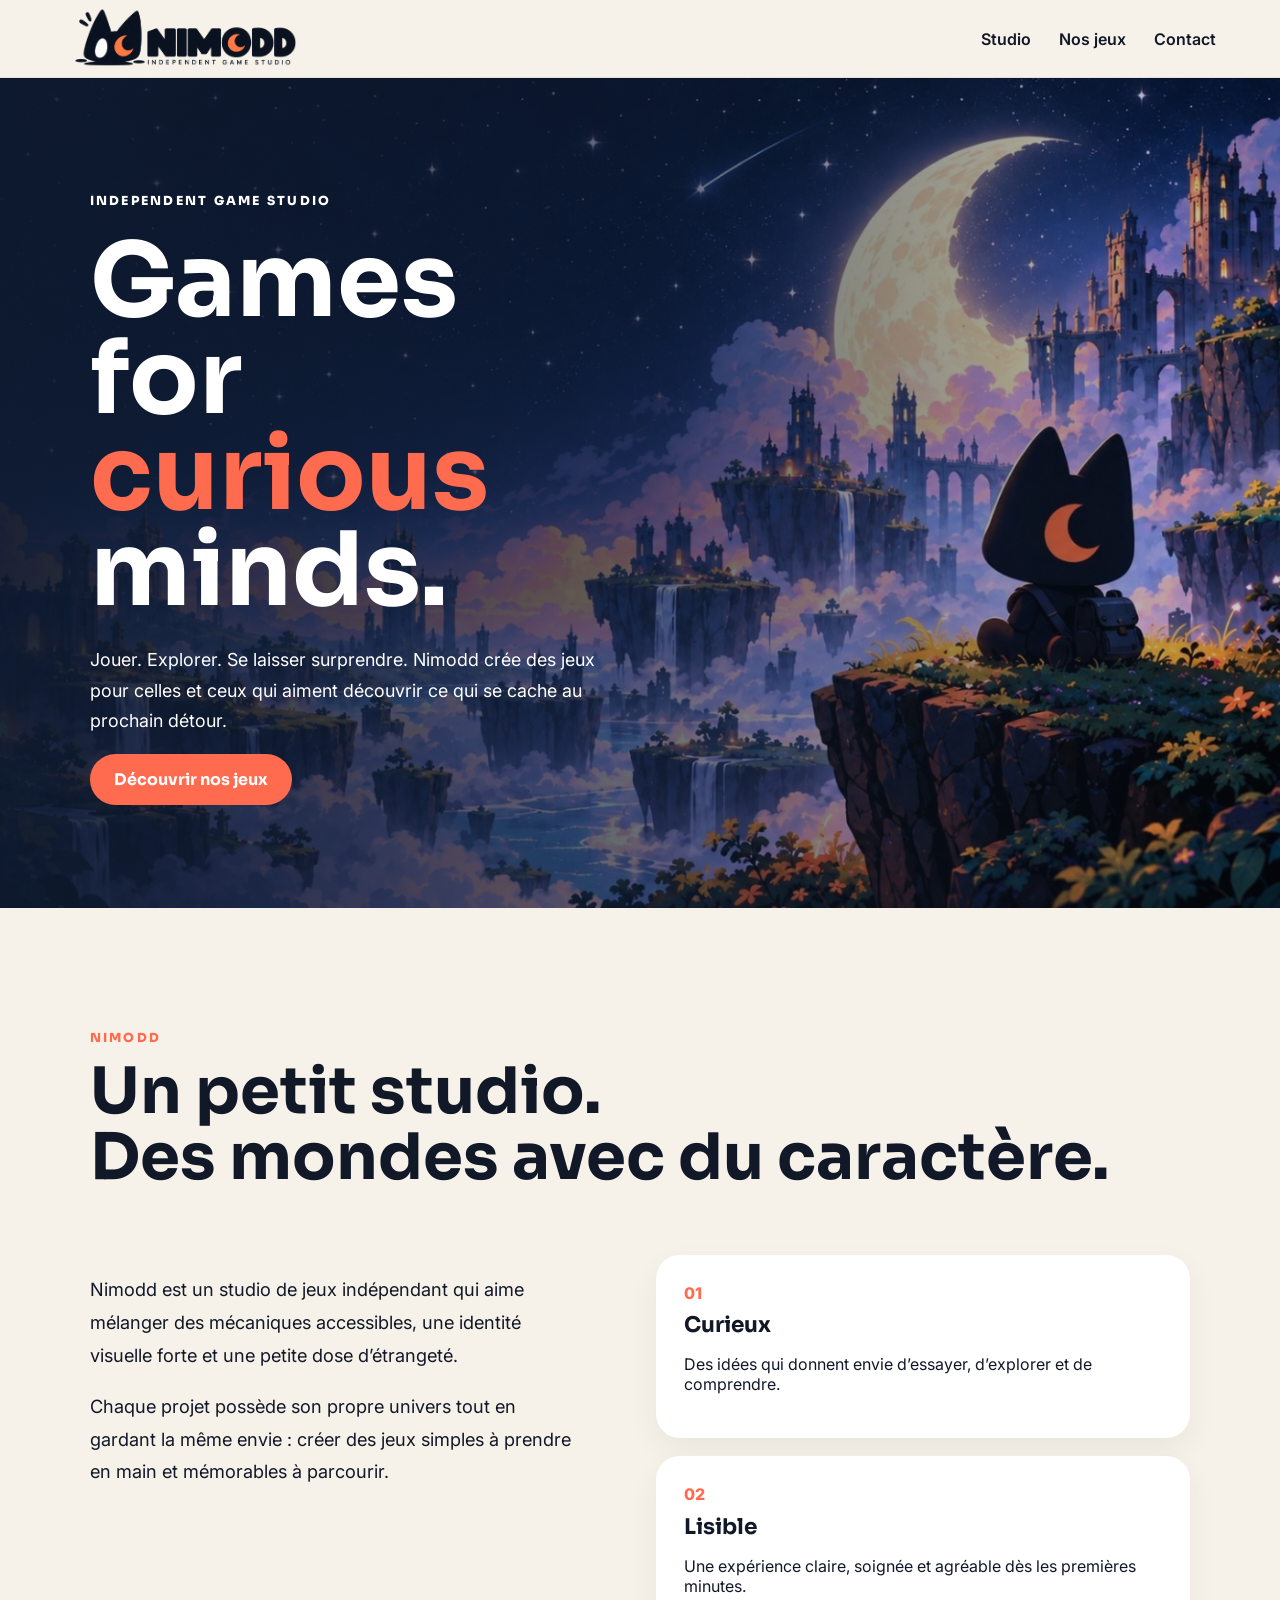
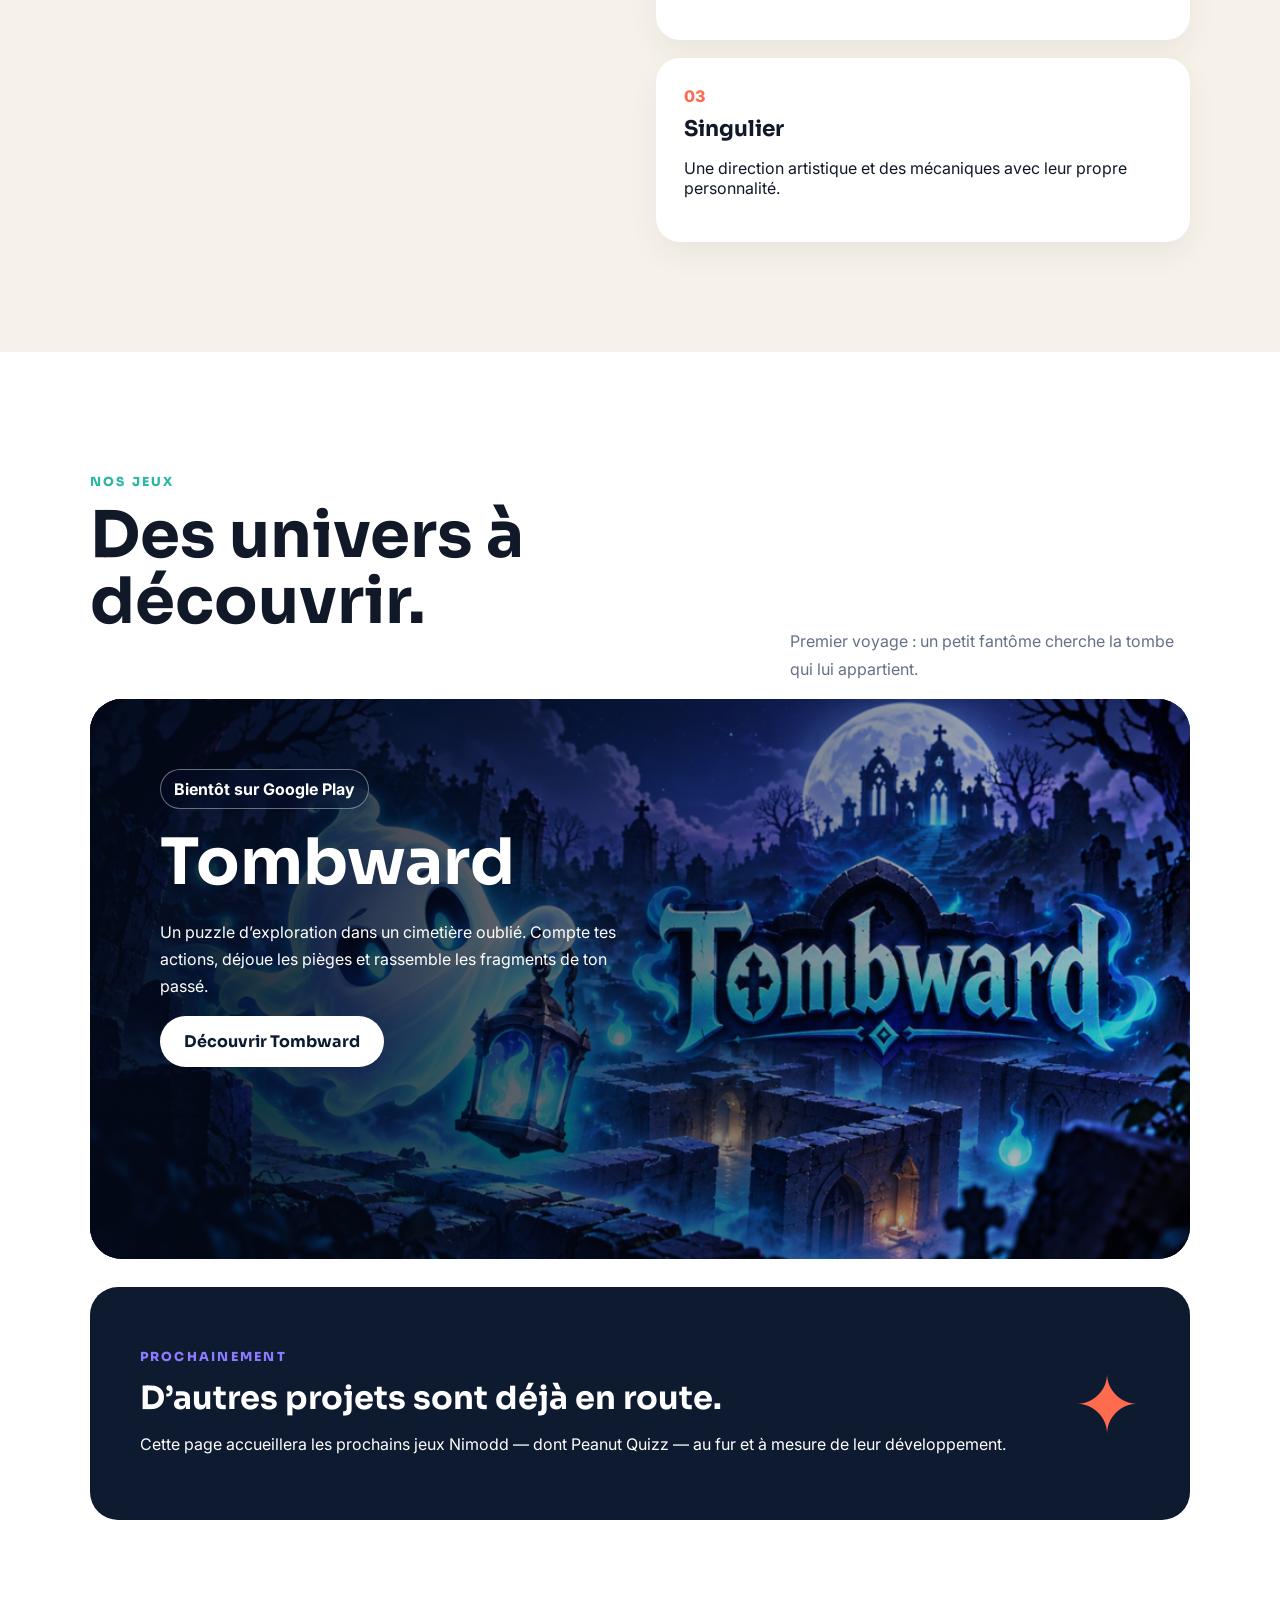
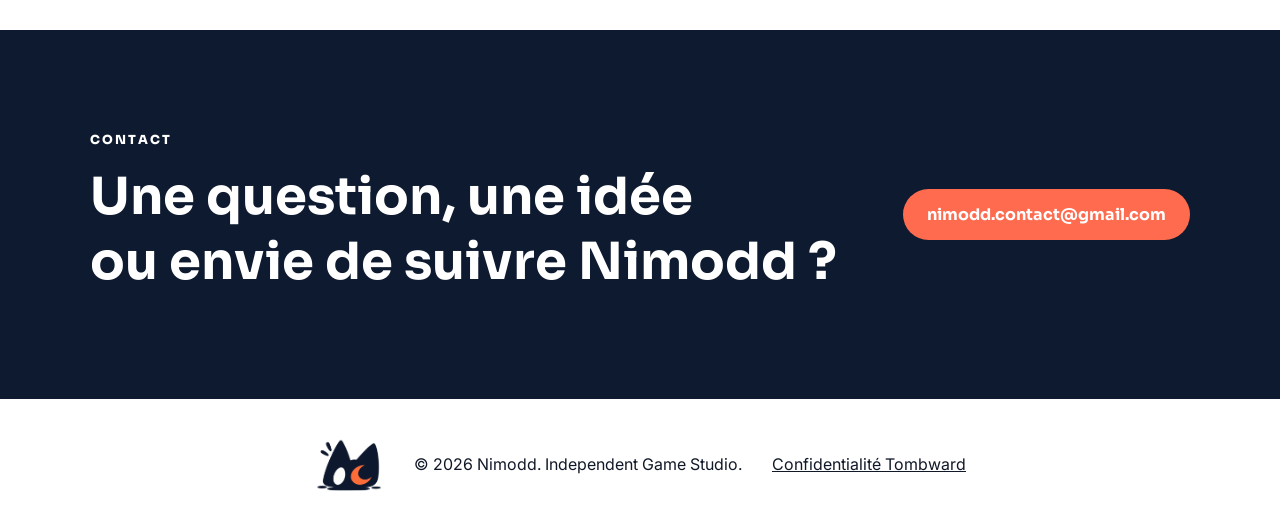
<file: index.html>
<!doctype html>
<html lang="fr">
<head>
  <meta charset="utf-8">
  <meta name="viewport" content="width=device-width,initial-scale=1">
  <meta name="description" content="Nimodd, studio de jeux indépendant. Des jeux pour les esprits curieux.">
  <title>Nimodd — Independent Game Studio</title>
  <link rel="preconnect" href="https://fonts.googleapis.com">
  <link rel="preconnect" href="https://fonts.gstatic.com" crossorigin>
  <link href="https://fonts.googleapis.com/css2?family=Inter:wght@400;500;600;700&family=Sora:wght@500;600;700;800&display=swap" rel="stylesheet">
  <link rel="stylesheet" href="assets/css/style.css">
</head>
<body>
  <header class="site-header">
    <a class="brand" href="#top"><img src="assets/nimodd/logo-primary.png" alt="Nimodd — Independent Game Studio"></a>
    <button class="menu-toggle" aria-label="Ouvrir le menu" aria-expanded="false">☰</button>
    <nav class="nav"><a href="#studio">Studio</a><a href="#games">Nos jeux</a><a href="#contact">Contact</a></nav>
  </header>
  <main id="top">
    <section class="hero">
      <img class="hero-bg" src="assets/nimodd/brand-world.jpg" alt="Univers Nimodd">
      <div class="hero-overlay"></div>
      <div class="hero-content">
        <p class="eyebrow">INDEPENDENT GAME STUDIO</p>
        <h1>Games for<br><span>curious</span> minds.</h1>
        <p>Jouer. Explorer. Se laisser surprendre. Nimodd crée des jeux pour celles et ceux qui aiment découvrir ce qui se cache au prochain détour.</p>
        <a class="button button-primary" href="#games">Découvrir nos jeux</a>
      </div>
    </section>

    <section id="studio" class="section">
      <div class="section-heading"><p class="eyebrow coral">NIMODD</p><h2>Un petit studio.<br>Des mondes avec du caractère.</h2></div>
      <div class="studio-grid">
        <div class="studio-copy"><p>Nimodd est un studio de jeux indépendant qui aime mélanger des mécaniques accessibles, une identité visuelle forte et une petite dose d’étrangeté.</p><p>Chaque projet possède son propre univers tout en gardant la même envie : créer des jeux simples à prendre en main et mémorables à parcourir.</p></div>
        <div class="values">
          <div class="value"><span>01</span><strong>Curieux</strong><p>Des idées qui donnent envie d’essayer, d’explorer et de comprendre.</p></div>
          <div class="value"><span>02</span><strong>Lisible</strong><p>Une expérience claire, soignée et agréable dès les premières minutes.</p></div>
          <div class="value"><span>03</span><strong>Singulier</strong><p>Une direction artistique et des mécaniques avec leur propre personnalité.</p></div>
        </div>
      </div>
    </section>

    <section id="games" class="section games-section">
      <div class="section-heading split-heading"><div><p class="eyebrow teal">NOS JEUX</p><h2>Des univers à découvrir.</h2></div><p>Premier voyage : un petit fantôme cherche la tombe qui lui appartient.</p></div>
      <article class="game-card">
        <picture>
          <source media="(max-width: 800px)" srcset="assets/tombward/mobile-hero.png">
          <img src="assets/tombward/banner.png" alt="Tombward">
        </picture>
        <div class="game-card-overlay"></div>
        <div class="game-card-content"><span class="status">Bientôt sur Google Play</span><h3>Tombward</h3><p>Un puzzle d’exploration dans un cimetière oublié. Compte tes actions, déjoue les pièges et rassemble les fragments de ton passé.</p><a class="button button-light" href="tombward/">Découvrir Tombward</a></div>
      </article>
      <div class="future-game"><div><p class="eyebrow lavender">PROCHAINEMENT</p><h3>D’autres projets sont déjà en route.</h3><p>Cette page accueillera les prochains jeux Nimodd — dont Peanut Quizz — au fur et à mesure de leur développement.</p></div><div class="future-symbol">✦</div></div>
    </section>

    <section id="contact" class="contact-section"><div><p class="eyebrow">CONTACT</p><h2>Une question, une idée<br>ou envie de suivre Nimodd ?</h2></div><a class="button button-primary" href="mailto:nimodd.contact@gmail.com">nimodd.contact@gmail.com</a></section>
  </main>
  <footer class="footer"><img src="assets/nimodd/logo-symbol.png" alt="Symbole Nimodd"><p>© <span id="year"></span> Nimodd. Independent Game Studio.</p><a href="tombward/privacy.html">Confidentialité Tombward</a></footer>
  <script src="assets/js/main.js"></script>
</body>
</html>
</file>
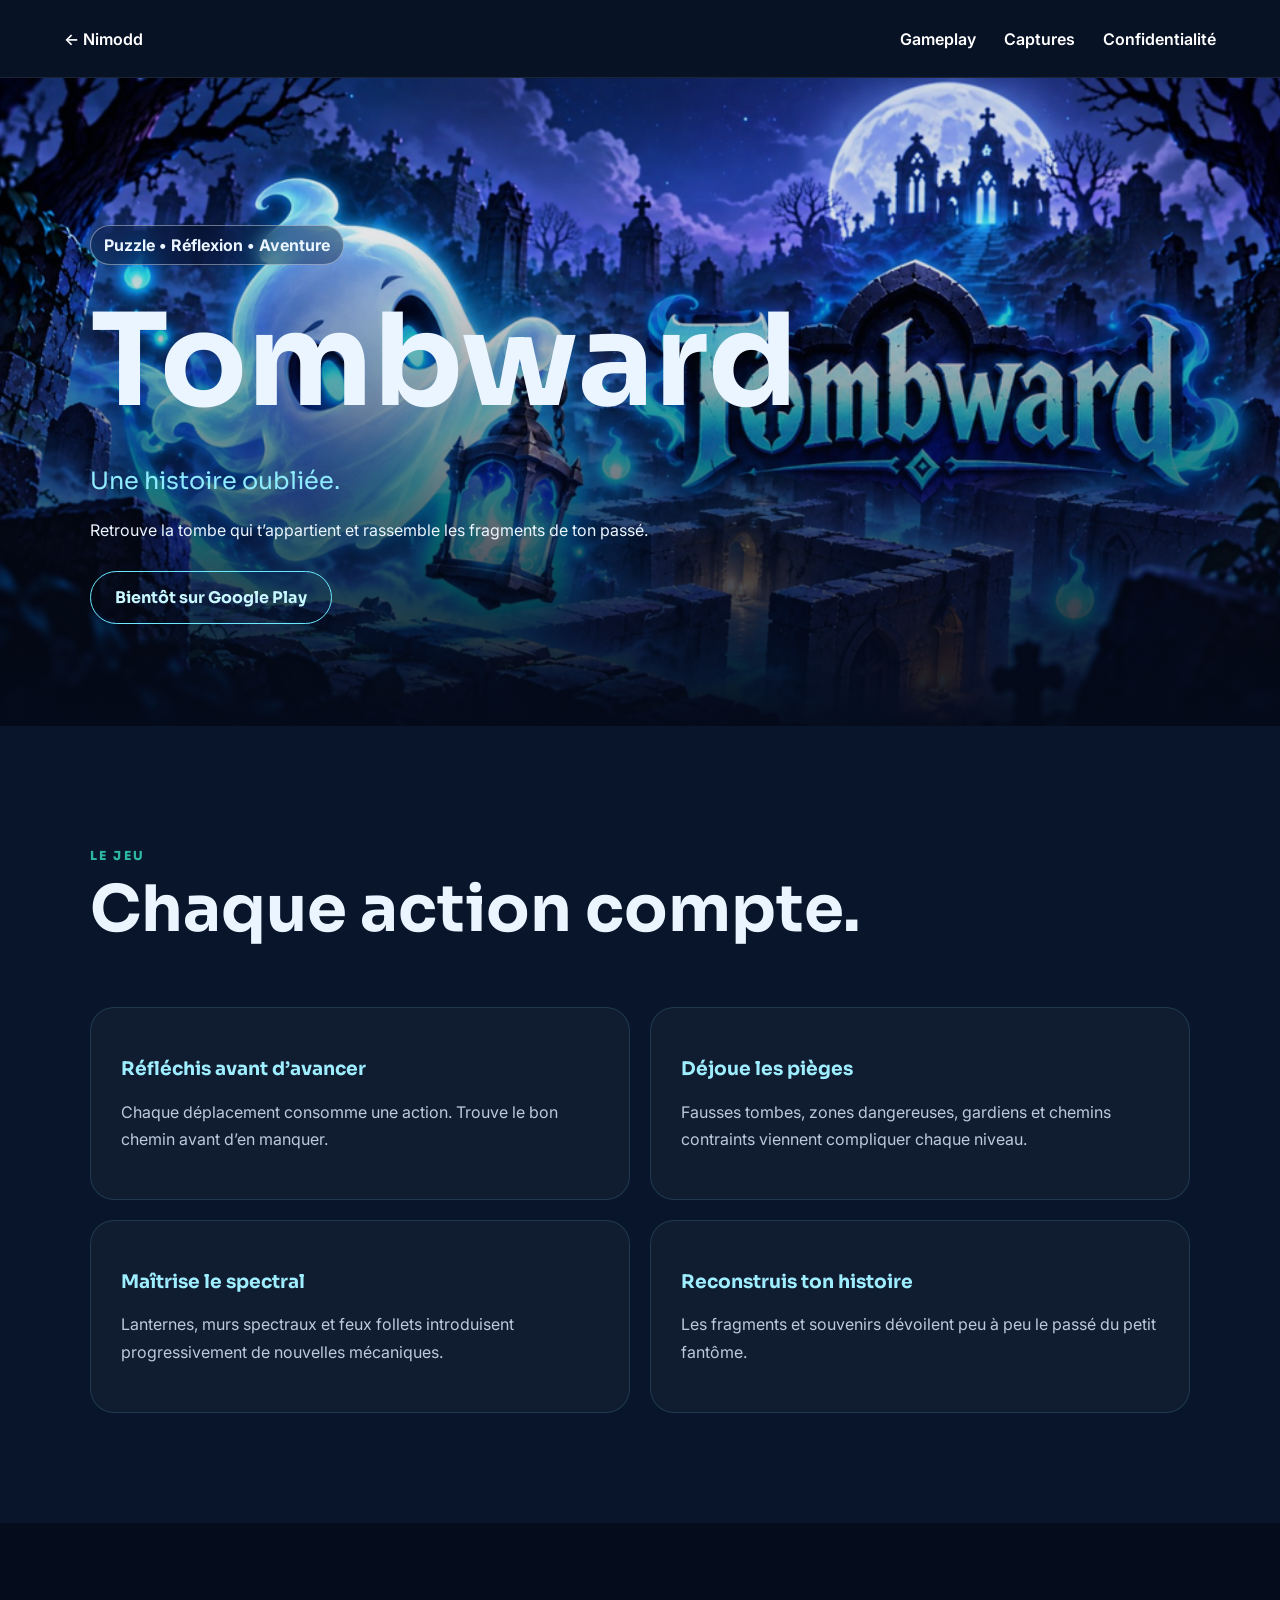
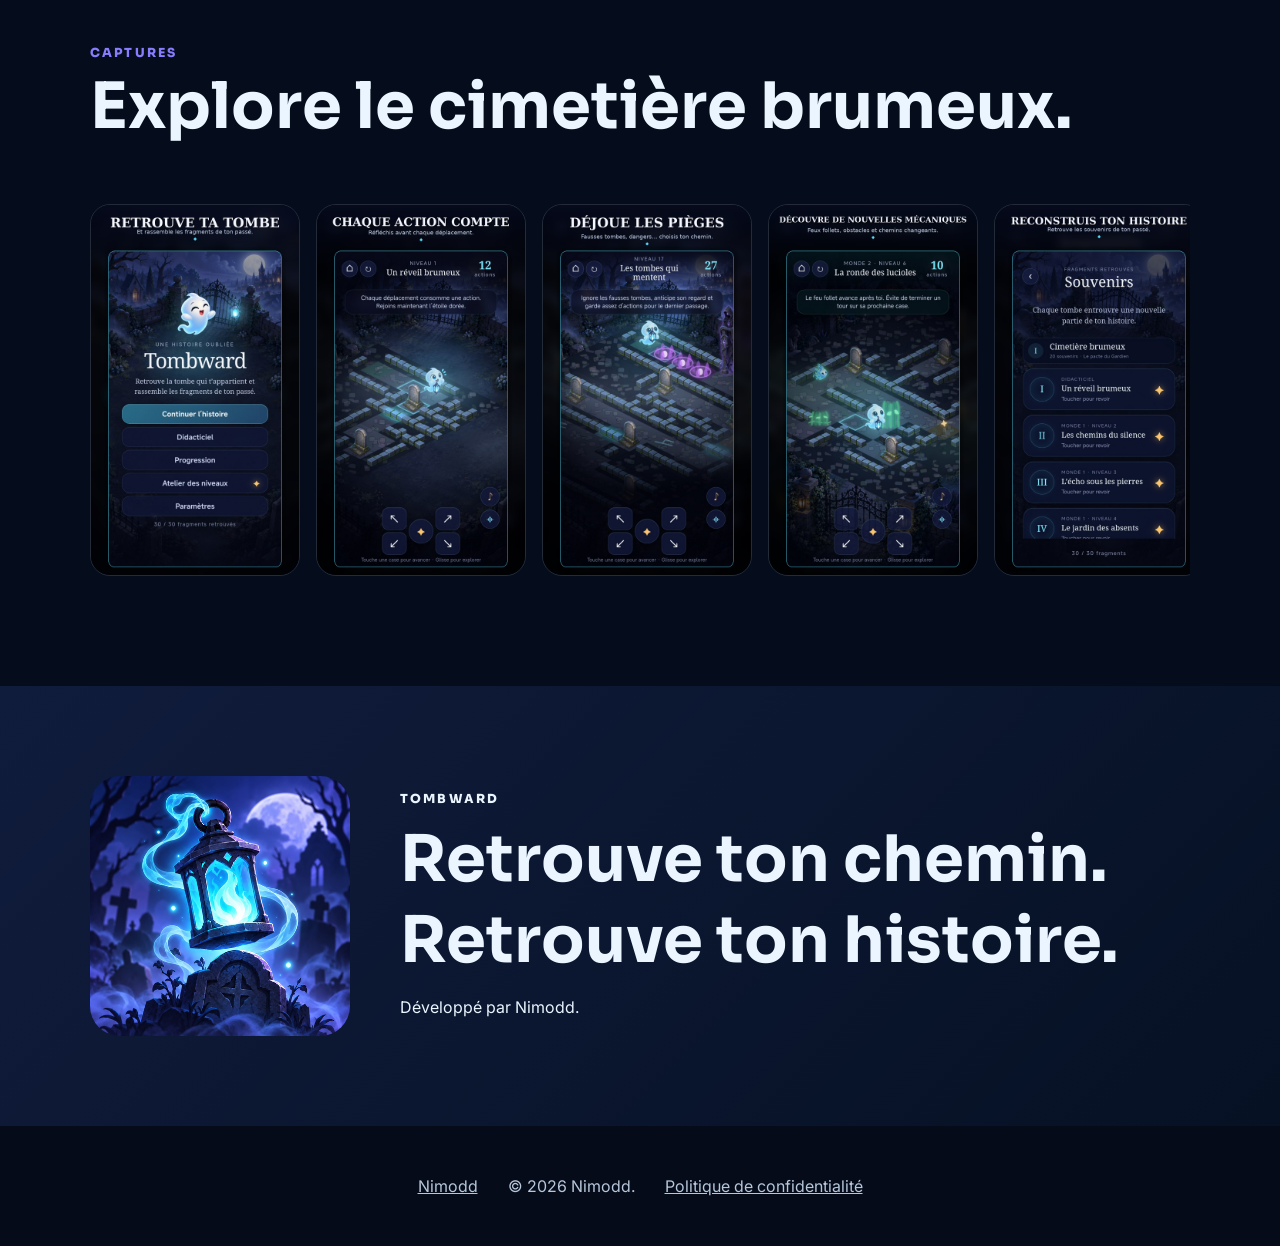
<file: tombward/index.html>
<!doctype html>
<html lang="fr">
<head>
  <meta charset="utf-8"><meta name="viewport" content="width=device-width,initial-scale=1">
  <meta name="description" content="Tombward, un puzzle d'exploration spectral par Nimodd.">
  <title>Tombward — Nimodd</title>
  <link rel="preconnect" href="https://fonts.googleapis.com"><link rel="preconnect" href="https://fonts.gstatic.com" crossorigin>
  <link href="https://fonts.googleapis.com/css2?family=Inter:wght@400;500;600;700&family=Sora:wght@500;600;700;800&display=swap" rel="stylesheet">
  <link rel="stylesheet" href="../assets/css/style.css">
</head>
<body class="tombward-page">
<header class="site-header dark-header"><a class="wordmark" href="../">← Nimodd</a><nav class="nav"><a href="#gameplay">Gameplay</a><a href="#screens">Captures</a><a href="privacy.html">Confidentialité</a></nav></header>
<main>
  <section class="tomb-hero"><picture>
    <source media="(max-width: 800px)" srcset="../assets/tombward/mobile-hero.png">
    <img src="../assets/tombward/banner.png" alt="Tombward">
  </picture><div class="tomb-overlay"></div><div class="tomb-copy"><span class="status">Puzzle • Réflexion • Aventure</span><h1>Tombward</h1><p class="tomb-tagline">Une histoire oubliée.</p><p>Retrouve la tombe qui t’appartient et rassemble les fragments de ton passé.</p><span class="button button-ghost">Bientôt sur Google Play</span></div></section>
  <section id="gameplay" class="section tomb-section"><div class="section-heading"><p class="eyebrow teal">LE JEU</p><h2>Chaque action compte.</h2></div><div class="features"><article><h3>Réfléchis avant d’avancer</h3><p>Chaque déplacement consomme une action. Trouve le bon chemin avant d’en manquer.</p></article><article><h3>Déjoue les pièges</h3><p>Fausses tombes, zones dangereuses, gardiens et chemins contraints viennent compliquer chaque niveau.</p></article><article><h3>Maîtrise le spectral</h3><p>Lanternes, murs spectraux et feux follets introduisent progressivement de nouvelles mécaniques.</p></article><article><h3>Reconstruis ton histoire</h3><p>Les fragments et souvenirs dévoilent peu à peu le passé du petit fantôme.</p></article></div></section>
  <section id="screens" class="section gallery-section"><div class="section-heading"><p class="eyebrow lavender">CAPTURES</p><h2>Explore le cimetière brumeux.</h2></div><div class="screens">
    <img src="../assets/tombward/screens/01_retrouve_ta_tombe.png" alt="Tombward accueil">
    <img src="../assets/tombward/screens/02_chaque_action_compte.png" alt="Gameplay Tombward">
    <img src="../assets/tombward/screens/04_dejoue_les_pieges.png" alt="Pièges Tombward">
    <img src="../assets/tombward/screens/05_nouvelles_mecaniques.png" alt="Mécaniques Tombward">
    <img src="../assets/tombward/screens/06_reconstruis_ton_histoire.png" alt="Souvenirs Tombward">
  </div></section>
  <section class="story-cta"><img src="../assets/tombward/icon.png" alt="Lanterne spectrale"><div><p class="eyebrow">TOMBWАRD</p><h2>Retrouve ton chemin.<br>Retrouve ton histoire.</h2><p>Développé par Nimodd.</p></div></section>
</main>
<footer class="footer tomb-footer"><a href="../">Nimodd</a><p>© <span id="year"></span> Nimodd.</p><a href="privacy.html">Politique de confidentialité</a></footer>
<script src="../assets/js/main.js"></script>
</body></html>
</file>
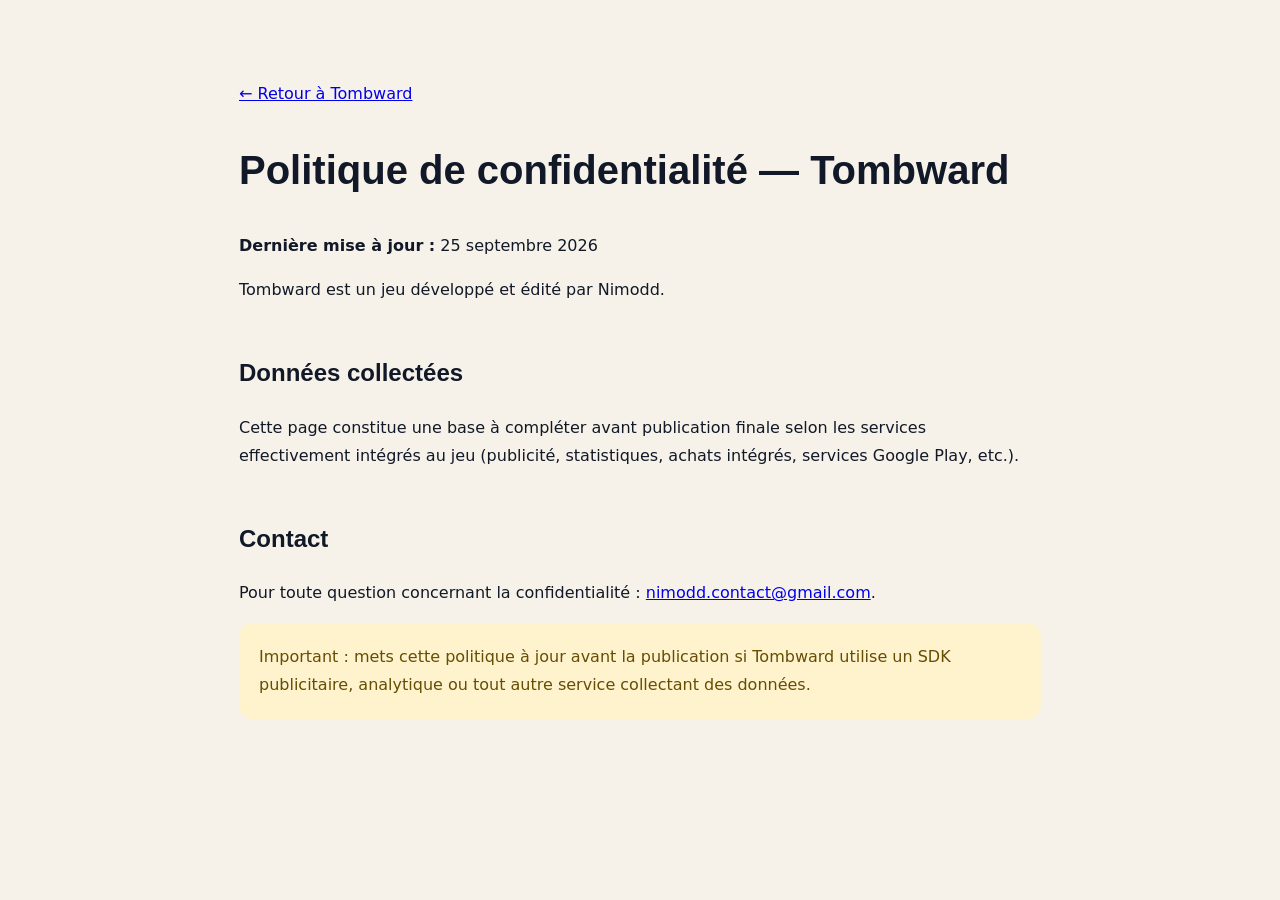
<file: tombward/privacy.html>
<!doctype html><html lang="fr"><head><meta charset="utf-8"><meta name="viewport" content="width=device-width,initial-scale=1"><title>Confidentialité — Tombward</title><link rel="stylesheet" href="../assets/css/style.css"></head><body><main class="legal"><a href="./">← Retour à Tombward</a><h1>Politique de confidentialité — Tombward</h1><p><strong>Dernière mise à jour :</strong> 25 septembre 2026</p><p>Tombward est un jeu développé et édité par Nimodd.</p><h2>Données collectées</h2><p>Cette page constitue une base à compléter avant publication finale selon les services effectivement intégrés au jeu (publicité, statistiques, achats intégrés, services Google Play, etc.).</p><h2>Contact</h2><p>Pour toute question concernant la confidentialité : <a href="mailto:nimodd.contact@gmail.com">nimodd.contact@gmail.com</a>.</p><p class="legal-note">Important : mets cette politique à jour avant la publication si Tombward utilise un SDK publicitaire, analytique ou tout autre service collectant des données.</p></main></body></html>
</file>
<file: assets/css/style.css>
:root{--midnight:#0e1a2f;--coral:#ff6b4e;--ivory:#f7f2e9;--teal:#2db7a3;--lav:#887cff;--ink:#111827;--muted:#667085}*{box-sizing:border-box}html{scroll-behavior:smooth}body{margin:0;font-family:Inter,system-ui,sans-serif;background:var(--ivory);color:var(--ink)}h1,h2,h3,.button,.eyebrow{font-family:Sora,Inter,sans-serif}.site-header{height:78px;display:flex;align-items:center;justify-content:space-between;padding:0 5vw;background:rgba(247,242,233,.96);position:sticky;top:0;z-index:30;border-bottom:1px solid rgba(14,26,47,.08)}.brand img{width:240px;height:60px;object-fit:cover;object-position:center}.nav{display:flex;gap:28px}.nav a,.wordmark{color:inherit;text-decoration:none;font-weight:600}.menu-toggle{display:none;background:none;border:0;font-size:1.5rem}.hero{min-height:82vh;position:relative;display:flex;align-items:center;overflow:hidden;background:var(--midnight)}.hero-bg{position:absolute;inset:0;width:100%;height:100%;object-fit:cover}.hero-overlay{position:absolute;inset:0;background:linear-gradient(90deg,rgba(14,26,47,.94) 0%,rgba(14,26,47,.62) 52%,rgba(14,26,47,.18) 100%)}.hero-content{position:relative;z-index:2;color:white;max-width:690px;padding:8vw 7vw}.eyebrow{letter-spacing:.18em;font-size:.78rem;font-weight:800}.hero h1{font-size:clamp(3rem,8vw,6.6rem);line-height:.94;margin:.25em 0}.hero h1 span{color:var(--coral)}.hero-content>p:not(.eyebrow){font-size:1.12rem;line-height:1.7;max-width:620px}.button{display:inline-block;text-decoration:none;border-radius:999px;padding:15px 24px;font-weight:700}.button-primary{background:var(--coral);color:white}.button-light{background:white;color:var(--midnight)}.section{padding:110px 7vw}.section-heading h2{font-size:clamp(2rem,5vw,4rem);margin:.2em 0 1em;line-height:1.03}.coral{color:var(--coral)}.teal{color:var(--teal)}.lavender{color:var(--lav)}.studio-grid{display:grid;grid-template-columns:1fr 1.1fr;gap:80px}.studio-copy{font-size:1.14rem;line-height:1.8}.values{display:grid;gap:18px}.value{background:white;border-radius:24px;padding:28px;box-shadow:0 12px 30px rgba(14,26,47,.06)}.value span{color:var(--coral);font-weight:800}.value strong{font-family:Sora;display:block;font-size:1.35rem;margin:.4em 0}.games-section{background:white}.split-heading{display:flex;align-items:end;justify-content:space-between;gap:40px}.split-heading>p{max-width:400px;color:var(--muted);line-height:1.7}.game-card{position:relative;border-radius:32px;overflow:hidden;min-height:560px;background:var(--midnight)}.game-card>picture,.game-card>img{position:absolute;inset:0;width:100%;height:100%}.game-card>picture>img,.game-card>img{width:100%;height:100%;object-fit:cover}.game-card-overlay{position:absolute;inset:0;background:linear-gradient(90deg,rgba(3,9,24,.93),rgba(3,9,24,.2))}.game-card-content{position:relative;color:#fff;z-index:2;max-width:600px;padding:70px}.game-card-content h3{font-size:4rem;margin:.2em 0}.game-card-content p{line-height:1.7}.status{display:inline-block;border:1px solid rgba(255,255,255,.4);background:rgba(7,18,43,.38);backdrop-filter:blur(10px);padding:9px 13px;border-radius:999px;font-weight:700}.future-game{margin-top:28px;border-radius:28px;background:var(--midnight);color:white;padding:50px;display:flex;justify-content:space-between;align-items:center}.future-game h3{font-size:2rem;margin:.3em 0}.future-symbol{font-size:5rem;color:var(--coral)}.contact-section{background:var(--midnight);color:white;padding:90px 7vw;display:flex;justify-content:space-between;align-items:center;gap:30px}.contact-section h2{font-size:clamp(2rem,4vw,3.5rem);margin:.3em 0}.footer{min-height:120px;display:flex;align-items:center;justify-content:center;gap:30px;flex-wrap:wrap;padding:30px 5vw;background:#fff}.footer img{width:70px;height:70px;object-fit:cover;border-radius:18px}.footer a{color:inherit}.dark-header{background:#081225;color:white;border-color:rgba(255,255,255,.08)}.tombward-page{background:#071124;color:#eaf5ff}.tomb-hero{min-height:72vh;position:relative;display:flex;align-items:end;overflow:hidden}.tomb-hero>picture,.tomb-hero>img{position:absolute;inset:0;width:100%;height:100%}.tomb-hero>picture>img,.tomb-hero>img{width:100%;height:100%;object-fit:cover}.tomb-overlay{position:absolute;inset:0;background:linear-gradient(0deg,rgba(4,10,25,.98),rgba(4,10,25,.1) 75%)}.tomb-copy{position:relative;padding:8vw 7vw;max-width:760px}.tomb-copy h1{font-size:clamp(4rem,10vw,8rem);margin:.12em 0}.tomb-tagline{font-family:Sora;font-size:1.5rem;color:#8eeaff}.button-ghost{border:1px solid #6ce9ff;color:#c7f7ff;margin-top:15px}.tomb-section{background:#08152a}.features{display:grid;grid-template-columns:repeat(2,1fr);gap:20px}.features article{padding:30px;border:1px solid rgba(118,226,255,.14);border-radius:24px;background:rgba(255,255,255,.035)}.features h3{color:#9eeeff}.features p{color:#bcc9dc;line-height:1.7}.gallery-section{background:#050d1d}.screens{display:grid;grid-template-columns:repeat(5,1fr);gap:16px;overflow-x:auto}.screens img{width:100%;min-width:210px;border-radius:20px;border:1px solid rgba(255,255,255,.12)}.story-cta{padding:90px 7vw;background:linear-gradient(135deg,#101c3c,#061124);display:grid;grid-template-columns:260px 1fr;align-items:center;gap:50px}.story-cta img{width:100%;border-radius:30px}.story-cta h2{font-size:clamp(2.2rem,5vw,4.5rem);margin:.2em 0}.tomb-footer{background:#050b18;color:#b6c7dc}.legal{max-width:850px;margin:auto;padding:80px 24px;line-height:1.75}.legal h1{font-size:2.5rem}.legal h2{margin-top:2em}.legal-note{padding:20px;border-radius:14px;background:#fff3cd;color:#664d03}@media(max-width:800px){.site-header{height:auto;min-height:72px}.brand img{width:190px;height:50px}.menu-toggle{display:block}.nav{display:none;position:absolute;top:72px;left:0;right:0;background:var(--ivory);padding:20px 7vw;flex-direction:column}.dark-header .nav{background:#081225}.nav.open{display:flex}.hero{min-height:74vh}.hero-content{padding:80px 7vw}.section{padding:75px 7vw}.studio-grid,.story-cta{grid-template-columns:1fr}.features{grid-template-columns:1fr}.split-heading,.contact-section{align-items:flex-start;flex-direction:column}.game-card{min-height:640px}.game-card-content{padding:45px 28px}.game-card-content h3{font-size:3rem}.game-card picture>img{object-position:center 18%}.tomb-hero{min-height:86vh}.tomb-hero picture>img{object-position:center 22%}.tombward-page{overflow-x:hidden}.tomb-copy{padding:10vw 7vw 9vw;max-width:100%;width:100%;overflow:hidden}.tomb-copy h1{font-size:clamp(3rem,15.5vw,4.5rem);line-height:.98;letter-spacing:-.04em;max-width:100%;white-space:nowrap}.screens{grid-template-columns:repeat(5,72vw)}.footer{font-size:.85rem}}
</file>
